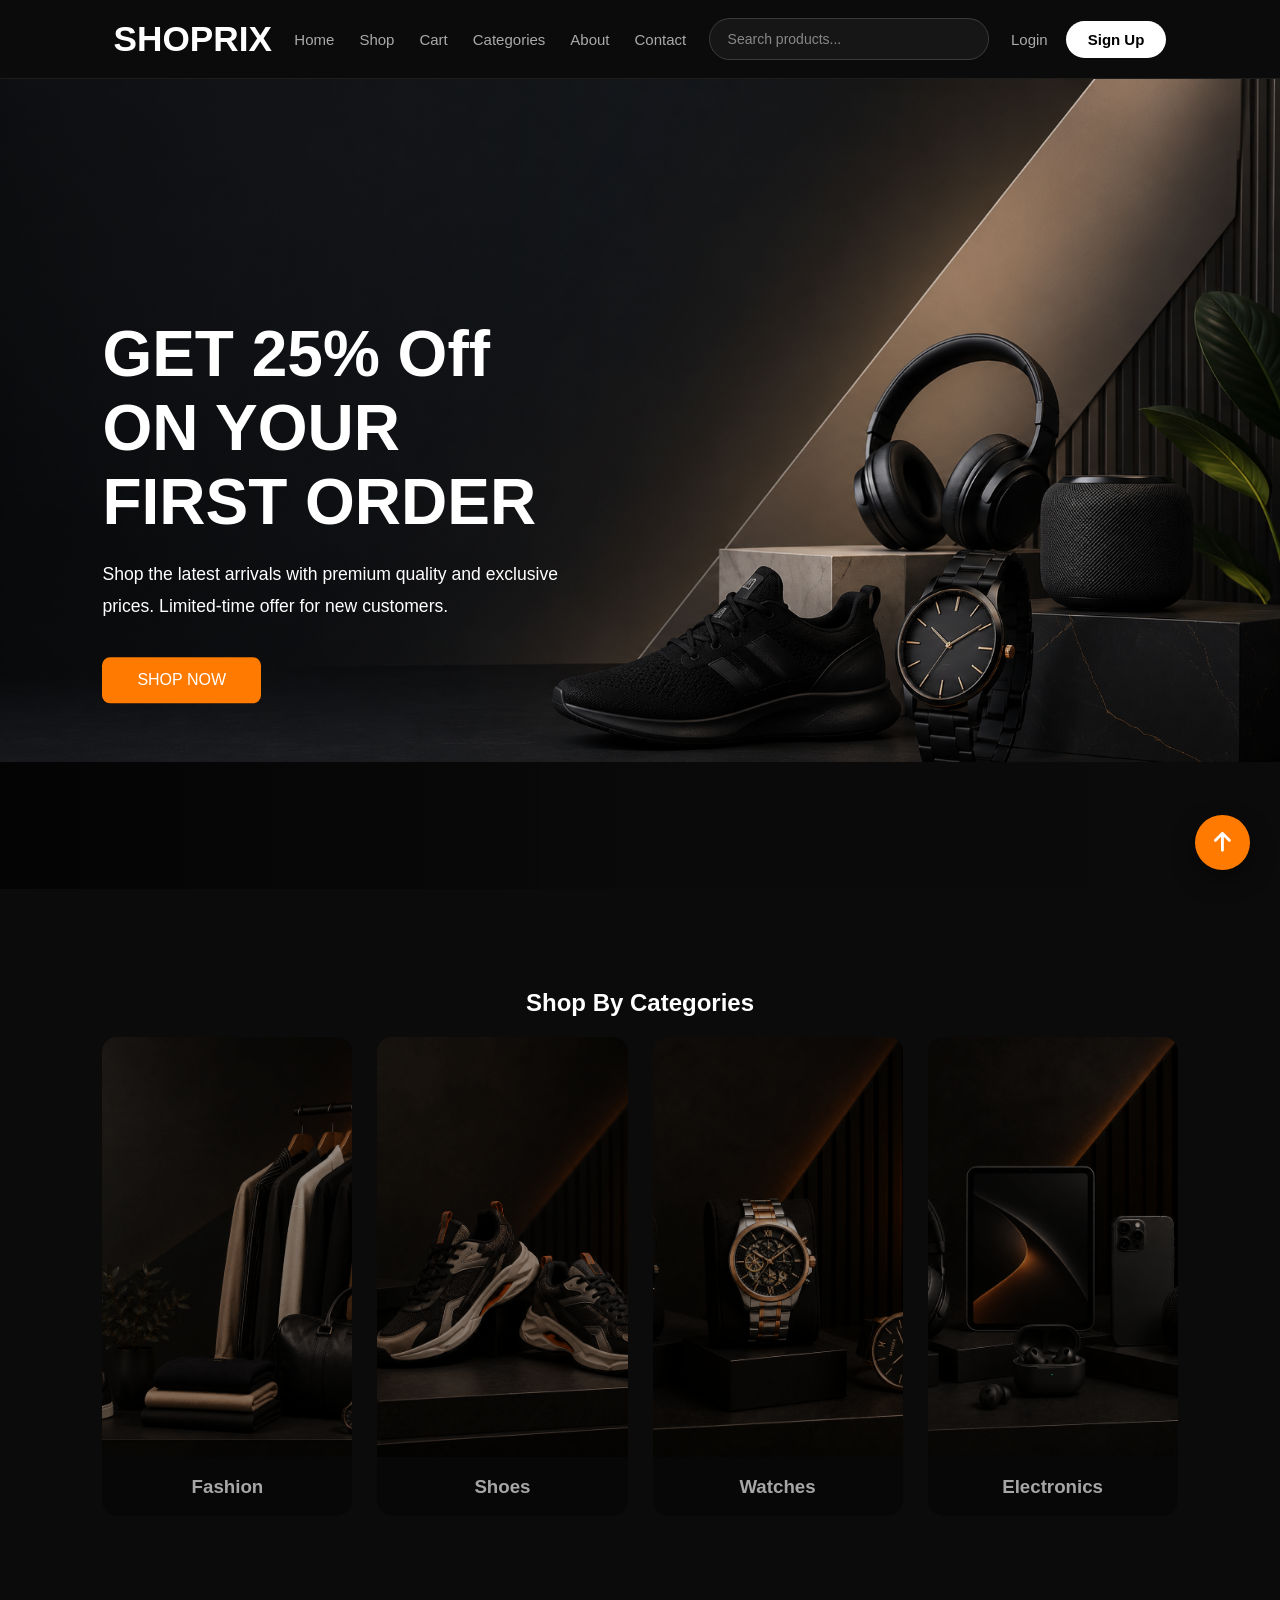
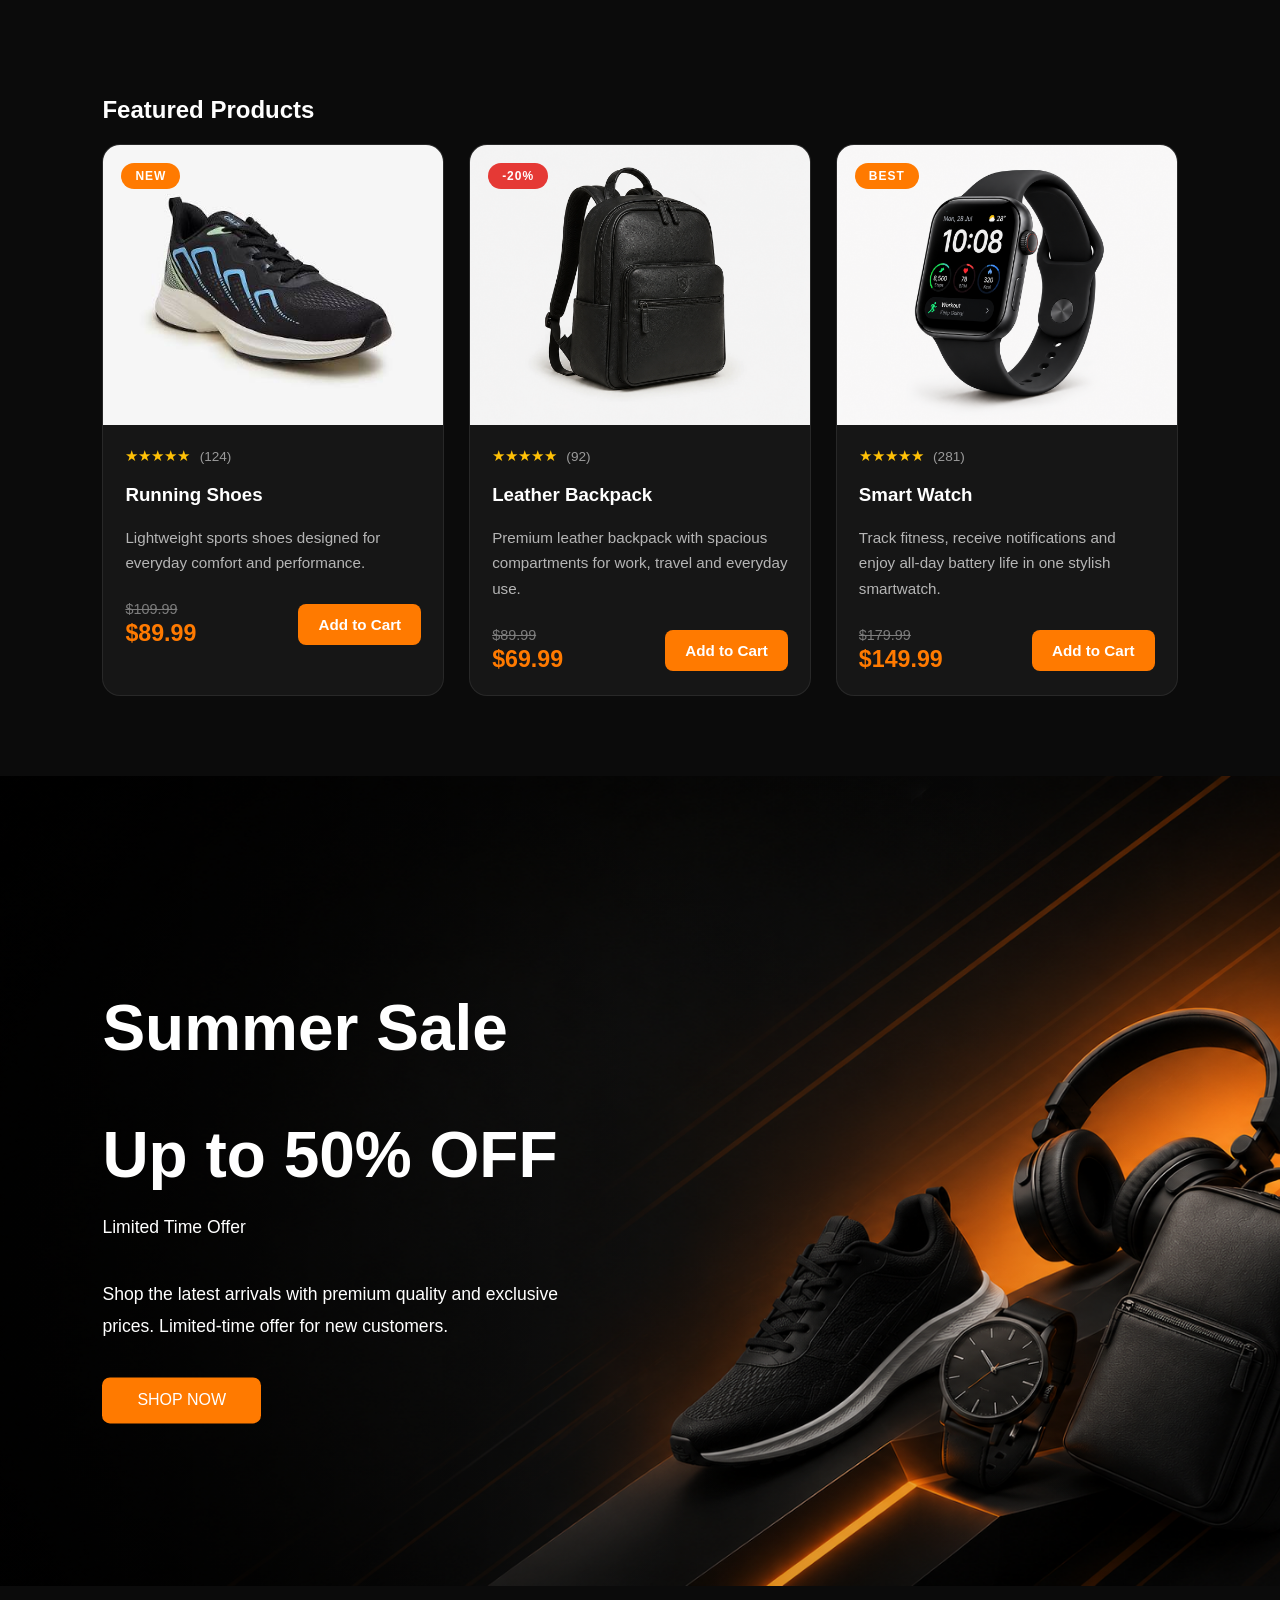
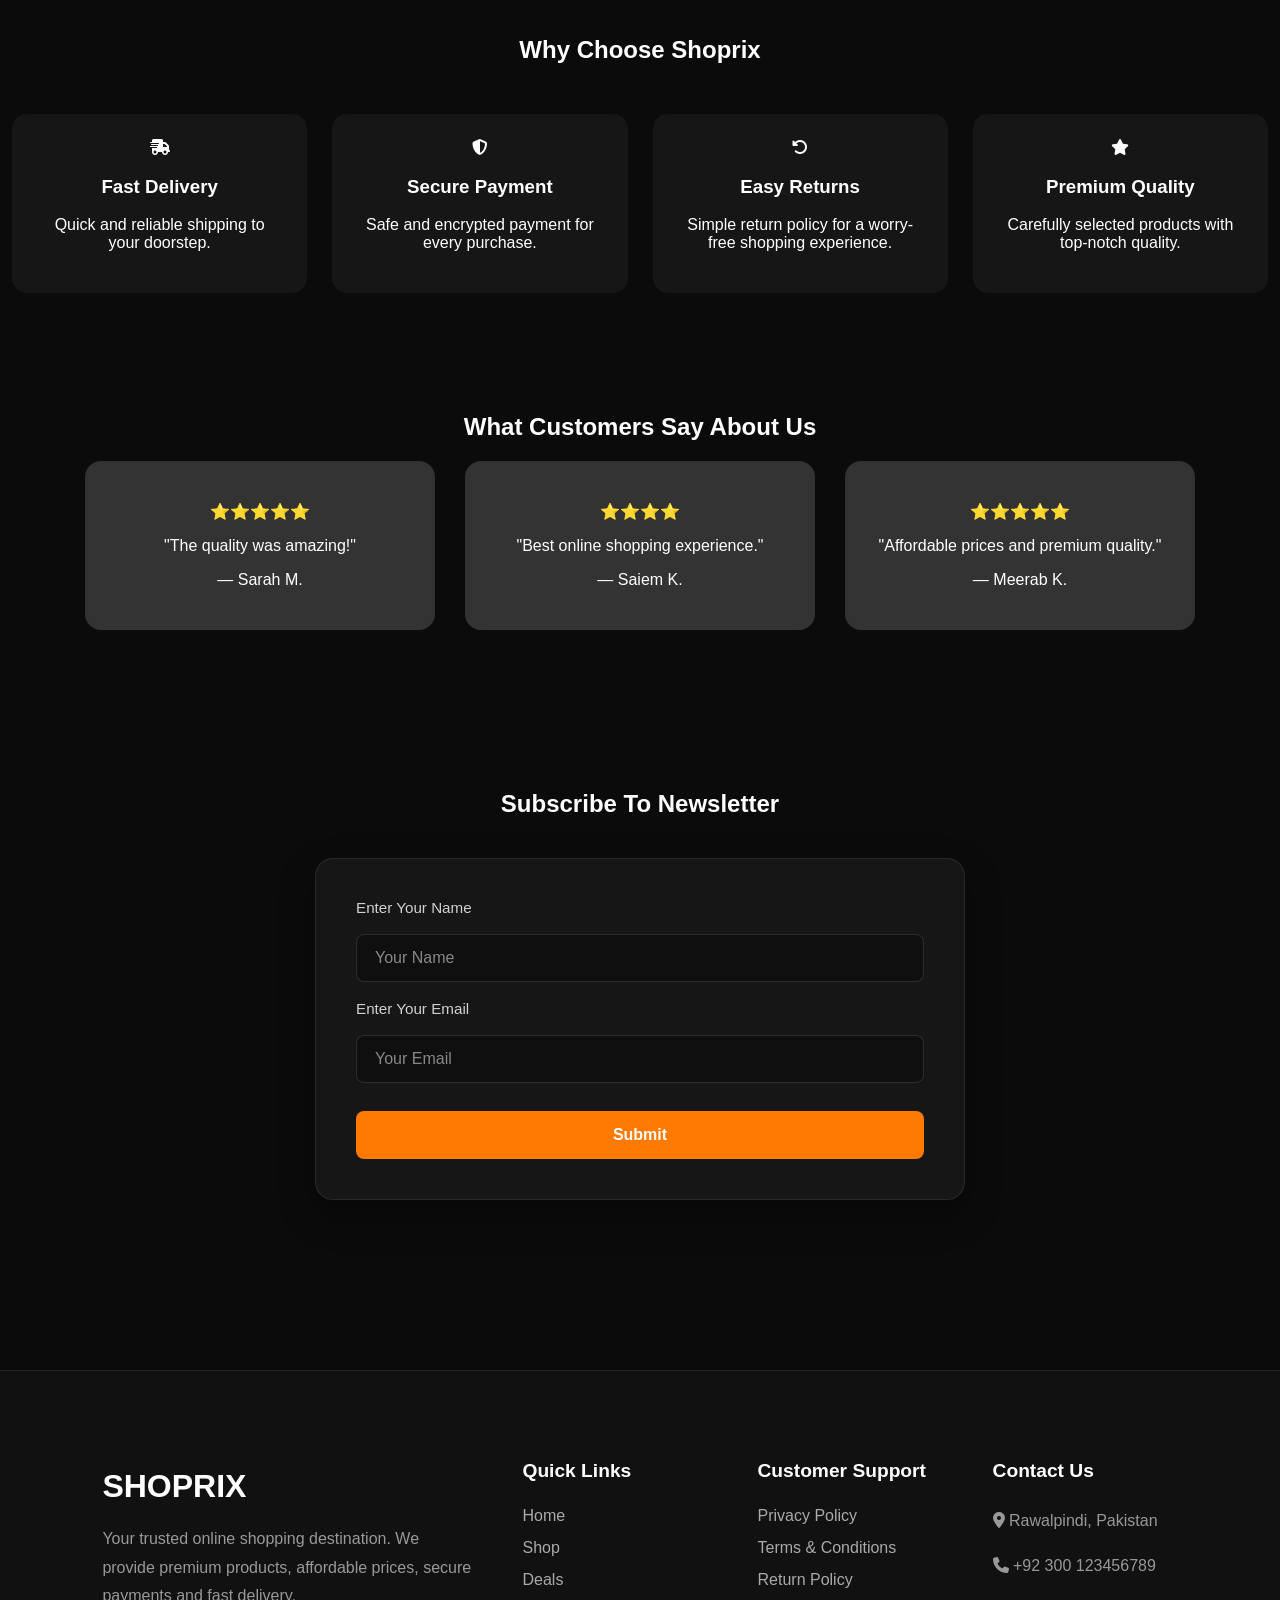
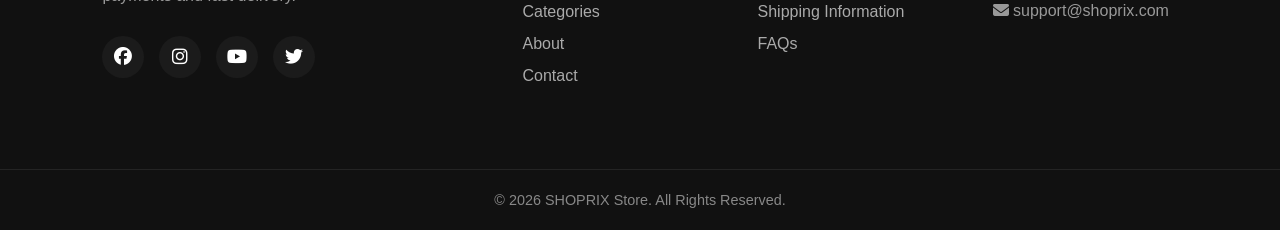
<file: index.html>
<!DOCTYPE html>
<html lang="en">
<head>
    <meta charset="UTF-8">
    <meta name="viewport" content="width=device-width, initial-scale=1.0">
    <title>Shoprix | Home</title>
    <link rel="stylesheet" href="style.css">
    <link rel="icon" type="image/png" href="./images/favicon.png">
    <link rel="stylesheet" href="https://cdnjs.cloudflare.com/ajax/libs/font-awesome/6.7.2/css/all.min.css">
</head>
<body>
     <!-- ===================== NAVBAR ===================== -->
        <header class="navbar">
            <div class="logo">
                <h1>
                    SHOPRIX
                </h1>
            </div>
            <nav class="nav-links">
                <a href="index.html">
                    Home
                </a>
                <a href="shop.html">
                    Shop
                </a>
                <a href="./cart.html">
                    Cart
                </a>
                <a href="#">
                    Categories
                </a>
                <a href="about.html">
                    About
                </a>
                <a href="contact.html">
                    Contact
                </a>
            </nav>
            <div class="search">
                <form>
                    <label for="product-search" class="sr-only">
                        Search Products
                    </label>
                    <input type="search" id="product-search" placeholder="Search products...">
                </form>
            </div>
            <div class="register-btn">
                <a href="login.html" class="btn-login">
                    Login
                </a>
                <a href="signup.html" class="btn-signup">
                    Sign Up
                </a>
            </div>
        </header>
    <!-- ================= HERO SECTION ================= -->
    <section class="hero">
        <div class="banner-img">
            <img src="./images/banner.png" alt="Shoprix shopping banner">
        </div>
        <div class="hero-content">
            <h1>
                GET <span>25% Off</span><br>
                ON YOUR FIRST ORDER
            </h1>
            <p>
                Shop the latest arrivals with premium quality and
                exclusive prices. Limited-time offer for new customers.
            </p>
            <a href="./shop.html" class="btn">
                SHOP NOW
            </a>
        </div>
    </section>
    <!-- ================= CATEGORIES SECTION ================= -->
    <section class="categories">
        <h2>
            Shop By Categories
        </h2>
        <div class="ctg">
            <div class="category">
                <img src="./images/fashion-category-img.png" alt="Fashion category">
                <h3>
                    Fashion
                </h3>
            </div>
            <div class="category">
                <img src="./images/shoes-category-img.png" alt="Shoes category">
                <h3>
                    Shoes
                </h3>
            </div>
            <div class="category">
                <img src="./images/watches-category-img.png" alt="Watches category">
                <h3>
                    Watches
                </h3>
            </div>
            <div class="category">
                <img src="./images/electronics-category-img.png" alt="Electronics category">
                <h3>
                    Electronics
                </h3>
            </div>
        </div>
    </section>
    <!-- ================= FEATURED PRODUCTS ================= -->
    <section class="featured-products">
        <h2>
            Featured Products
        </h2>
        <div class="products">
            <!-- Product 1 -->
            <div class="product">
                <span class="badge">
                    NEW
                </span>
                <img src="./images/running-shoes.jfif" alt="Running Shoes">
                <div class="content">
                    <div class="rating">
                        ★★★★★
                        <span>(124)</span>
                    </div>
                    <h3>
                        Running Shoes
                    </h3>
                    <p>
                        Lightweight sports shoes designed for everyday
                        comfort and performance.
                    </p>
                    <div class="bottom">
                        <div class="price-box">
                            <span class="old-price">
                                $109.99
                            </span>
                            <span class="price">
                                $89.99
                            </span>
                        </div>
                        <button>
                            Add to Cart
                        </button>
                    </div>
                </div>
            </div>
            <!-- Product 2 -->
            <div class="product">
                <span class="badge sale">
                    -20%
                </span>
                <img src="./images/leather-backpack.png" alt="Leather Backpack">
                <div class="content">
                    <div class="rating">
                        ★★★★★
                        <span>(92)</span>
                    </div>
                    <h3>
                        Leather Backpack
                    </h3>
                    <p>
                        Premium leather backpack with spacious
                        compartments for work, travel and everyday use.
                    </p>
                    <div class="bottom">
                        <div class="price-box">
                            <span class="old-price">
                                $89.99
                            </span>
                            <span class="price">
                                $69.99
                            </span>
                        </div>
                        <button>
                            Add to Cart
                        </button>
                    </div>
                </div>
            </div>
            <!-- Product 3 -->
            <div class="product">
                <span class="badge">
                    BEST
                </span>
                <img src="./images/smart-watch.png" alt="Smart Watch">
                <div class="content">
                    <div class="rating">
                        ★★★★★
                        <span>(281)</span>
                    </div>
                    <h3>
                        Smart Watch
                    </h3>
                    <p>
                        Track fitness, receive notifications and enjoy
                        all-day battery life in one stylish smartwatch.
                    </p>
                    <div class="bottom">
                        <div class="price-box">
                            <span class="old-price">
                                $179.99
                            </span>
                            <span class="price">
                                $149.99
                            </span>
                        </div>
                        <button>
                            Add to Cart
                        </button>
                    </div>
                </div>
            </div>
        </div>
    </section>
    <!-- ================= FLASH SALE ================= -->
    <section class="flash-sale">
        <img src="./images/flash-sale-banner.png" alt="Summer flash sale banner">
        <div class="flash-sale-content">
            <h2>
                Summer Sale
            </h2>
            <h1>
                Up to <span>50% OFF</span>
            </h1>
            <p class="offer-text">
                Limited Time Offer
            </p>
            <p>
                Shop the latest arrivals with premium quality and
                exclusive prices. Limited-time offer for new customers.
            </p>
            <a href="./shop.html" class="btn">
                SHOP NOW
            </a>
        </div>
    </section>
    <!-- ================= WHY CHOOSE SHOPRIX ================= -->
    <section class="why-choose">
        <h2>
            Why Choose Shoprix
        </h2>
        <div class="specialities">
            <div class="speciality">
                <i class="fa-solid fa-truck-fast"></i>
                <h3>
                    Fast Delivery
                </h3>
                <p>
                    Quick and reliable shipping to your doorstep.
                </p>
            </div>
            <div class="speciality">
                <i class="fa-solid fa-shield-halved"></i>
                <h3>
                    Secure Payment
                </h3>
                <p>
                    Safe and encrypted payment for every purchase.
                </p>
            </div>
            <div class="speciality">
                <i class="fa-solid fa-rotate-left"></i>
                <h3>
                    Easy Returns
                </h3>
                <p>
                    Simple return policy for a worry-free shopping
                    experience.
                </p>
            </div>
            <div class="speciality">
                <i class="fa-solid fa-star"></i>
                <h3>
                    Premium Quality
                </h3>
                <p>
                    Carefully selected products with top-notch quality.
                </p>
            </div>
        </div>
    </section>
    <!-- ================= TESTIMONIALS ================= -->
    <section class="testimonials">
        <h2>
            What Customers Say About Us
        </h2>
        <div class="customer-reviews">
            <div class="customer">
                <p>
                    ⭐⭐⭐⭐⭐
                </p>
                <p>
                    "The quality was amazing!"
                </p>
                <p>
                    — Sarah M.
                </p>
            </div>
            <div class="customer">
                <p>
                    ⭐⭐⭐⭐
                </p>
                <p>
                    "Best online shopping experience."
                </p>
                <p>
                    — Saiem K.
                </p>
            </div>
            <div class="customer">
                <p>
                    ⭐⭐⭐⭐⭐
                </p>
                <p>
                    "Affordable prices and premium quality."
                </p>
                <p>
                    — Meerab K.
                </p>
            </div>
        </div>
    </section>
    <!-- ================= NEWSLETTER ================= -->
    <section class="newsletter">
        <h2>
            Subscribe To Newsletter
        </h2>
        <form action="">
            <label for="name">
                Enter Your Name
            </label>
            <input type="text" name="name" id="name" placeholder="Your Name">
            <label for="email">
                Enter Your Email
            </label>
            <input type="email" name="email" id="email" placeholder="Your Email">
            <input type="submit" value="Submit">
        </form>
    </section>
    <!-- ===================== FOOTER ===================== -->
        <footer class="footer">
            <div class="footer-container">
                <!-- Brand -->
                <div class="footer-box">
                    <h2>
                        SHOPRIX
                    </h2>
                    <p>
                        Your trusted online shopping destination.
                        We provide premium products, affordable prices,
                        secure payments and fast delivery.
                    </p>
                    <div class="social-icons">
                        <a href="#">
                            <i class="fa-brands fa-facebook"></i>
                        </a>
                        <a href="#">
                            <i class="fa-brands fa-instagram"></i>
                        </a>
                        <a href="#">
                            <i class="fa-brands fa-youtube"></i>
                        </a>
                        <a href="#">
                            <i class="fa-brands fa-twitter"></i>
                        </a>
                    </div>
                </div>
                <!-- Quick Links -->
                <div class="footer-box">
                    <h3>
                        Quick Links
                    </h3>
                    <a href="index.html">
                        Home
                    </a>
                    <a href="products.html">
                        Shop
                    </a>
                    <a href="#">
                        Deals
                    </a>
                    <a href="#">
                        Categories
                    </a>
                    <a href="about.html">
                        About
                    </a>
                    <a href="contact.html">
                        Contact
                    </a>
                </div>
                <!-- Customer Support -->
                <div class="footer-box">
                    <h3>
                        Customer Support
                    </h3>
                    <a href="#">
                        Privacy Policy
                    </a>
                    <a href="#">
                        Terms & Conditions
                    </a>
                    <a href="#">
                        Return Policy
                    </a>
                    <a href="#">
                        Shipping Information
                    </a>
                    <a href="#">
                        FAQs
                    </a>
                </div>
                <!-- Contact -->
                <div class="footer-box">
                    <h3>
                        Contact Us
                    </h3>
                    <p>
                        <i class="fa-solid fa-location-dot"></i>
                        Rawalpindi, Pakistan
                    </p>
                    <p>
                        <i class="fa-solid fa-phone"></i>
                        +92 300 123456789
                    </p>
                    <p>
                        <i class="fa-solid fa-envelope"></i>
                        support@shoprix.com
                    </p>
                </div>
            </div>
            <!-- Footer Bottom -->
            <div class="footer-bottom">
                <p>
                    © 2026 SHOPRIX Store. All Rights Reserved.
                </p>
            </div>
        </footer>
        <!-- ===================== BACK TO TOP ===================== -->
        <a href="#" class="back-to-top" aria-label="Back To Top">
            <i class="fa-solid fa-arrow-up"></i>
        </a>
    </div>
</body>
</html>
</file>
<file: style.css>
/* =========================================================
   TABLE OF CONTENTS
   1. Global Reset & Base
   2. Utilities
   3. Navbar
   4. Search Bar
   5. Auth Buttons
   6. Hero Section
   7. Categories Section
   8. Featured Products / Product Cards
   9. Flash Sale Section
   10. Why Choose / Specialities
   11. Customer Reviews / Testimonials
   12. Newsletter
   13. Back To Top Button
   14. Footer
   15. Responsive Design (1200px -> 576px)
   ========================================================= */
/* =========================================================
   1. GLOBAL RESET
========================================================= */
*,
*::before,
*::after {
    box-sizing: border-box;
}

html {
    scroll-behavior: smooth;
}

body {
    margin: 0;
    padding: 0;
    font-family: "Poppins", sans-serif;
    background: #0b0b0b;
    color: #ffffff;
    overflow-x: hidden;
}

.page {
    width: 100%;
}

/* =========================================================
   2. UTILITIES
========================================================= */
.sr-only {
    position: absolute;
    width: 1px;
    height: 1px;
    padding: 0;
    margin: -1px;
    overflow: hidden;
    clip: rect(0, 0, 0, 0);
    border: 0;
}

/* =========================================================
   3. NAVBAR
========================================================= */
.navbar {
    width: 100%;
    display: flex;
    align-items: center;
    justify-content: space-around;
    padding: 18px 8%;
    background: #0b0b0b;
    position: sticky;
    top: 0;
    z-index: 1000;
    border-bottom: 1px solid rgba(255, 255, 255, 0.08);
}

.logo h1 {
    margin: 0;
    font-size: 2.2rem;
    font-weight: 800;
    color: #ffffff;
}

.nav-links {
    display: flex;
    align-items: center;
    gap: 25px;
}

.nav-links a {
    color: #aaaaaa;
    text-decoration: none;
    font-size: 15px;
    position: relative;
    padding: 8px 0;
    transition: 0.3s ease;
}

.nav-links a:hover {
    color: #ffffff;
}

.nav-links a::after {
    content: "";
    position: absolute;
    bottom: 0;
    left: 0;
    width: 100%;
    height: 2px;
    background: #ff7a00;
    transform: scaleX(0);
    transition: 0.3s ease;
}

.nav-links a:hover::after {
    transform: scaleX(1);
}

/* =========================================================
   4. SEARCH BAR
========================================================= */
.search form {
    display: flex;
    width: 280px;
}

.search input {
    width: 100%;
    padding: 12px 18px;
    border-radius: 30px;
    border: 1px solid rgba(255, 255, 255, 0.15);
    background: #161616;
    color: white;
    outline: none;
    font-size: 14px;
    transition: 0.3s;
}

.search input::placeholder {
    color: #888;
}

.search input:focus {
    border-color: #ff7a00;
    box-shadow: 0 0 10px rgba(255, 122, 0, 0.25);
}

/* =========================================================
   5. AUTH BUTTONS
========================================================= */
.register-btn {
    display: flex;
    align-items: center;
    gap: 18px;
}

.register-btn a {
    text-decoration: none;
    font-size: 15px;
    transition: 0.3s;
}

.btn-login {
    color: #aaaaaa;
}

.btn-login:hover {
    color: white;
}

.btn-signup {
    background: #ffffff;
    color: #000000;
    padding: 10px 22px;
    border-radius: 30px;
    font-weight: 600;
}

.btn-signup:hover {
    background: #ff7a00;
    color: white;
}

/* =========================================================
   6. HERO SECTION
   ========================================================= */
.hero {
    position: relative;
    width: 100%;
    height: 90vh;
    overflow: hidden;
}

.hero::before {
    content: "";
    position: absolute;
    inset: 0;
    background: linear-gradient(90deg,
            rgba(0, 0, 0, 0.65),
            rgba(0, 0, 0, 0.15),
            transparent);
}

.hero img {
    width: 100%;
    height: 100%;
    object-fit: cover;
}

.hero-content {
    position: absolute;
    top: 50%;
    left: 8%;
    transform: translateY(-50%);
    color: white;
    max-width: 500px;
    z-index: 2;
}

.hero-content h1 {
    font-size: 4rem;
    font-weight: 700;
    margin-bottom: 20px;
}

.hero-content p {
    font-size: 1.1rem;
    line-height: 1.8;
    margin-bottom: 35px;
}

.btn {
    display: inline-block;
    padding: 14px 35px;
    background: #ff7a00;
    color: #ffffff;
    border-radius: 8px;
    text-decoration: none;
    transition: 0.3s;
}

.btn:hover {
    background: #ff8f1f;
    transform: translateY(-3px);
}

/* =========================================================
   7. CATEGORIES SECTION
   ========================================================= */
.categories {
    padding: 80px 8%;
    text-align: center;
}

.categories h1 {
    font-size: 2.8rem;
    margin-bottom: 50px;
}

.ctg {
    display: grid;
    grid-template-columns: repeat(4, 1fr);
    gap: 25px;
}

.category {
    position: relative;
    overflow: hidden;
    border-radius: 15px;
    cursor: pointer;
}

.category img {
    width: 100%;
    height: 420px;
    object-fit: cover;
    display: block;
    transition: transform 0.4s ease;
}

.category::after {
    content: "";
    position: absolute;
    inset: 0;
    background: rgba(0, 0, 0, 0.35);
    transition: 0.3s;
}

.category h1 {
    position: absolute;
    top: 50%;
    left: 50%;
    transform: translate(-50%, -50%);
    margin: 0;
    color: #ff7a00;
    text-shadow: 0 3px 12px rgba(0, 0, 0, 0.8);
    font-size: 2rem;
    font-weight: 700;
    letter-spacing: 1px;
    z-index: 2;
}

.category:hover img {
    transform: scale(1.08);
}

.category:hover::after {
    background: rgba(0, 0, 0, 0.2);
}

/* =========================================================
   8. FEATURED PRODUCTS / PRODUCT CARDS
   ========================================================= */
.featured-products {
    padding: 80px 8%;
}

.featured-products h1 {
    text-align: center;
    font-size: 2.8rem;
    margin-bottom: 50px;
}

.products {
    display: grid;
    grid-template-columns: repeat(auto-fit, minmax(300px, 1fr));
    gap: 25px;
    max-width: 1200px;
    margin: 0 auto;
}

.product {
    position: relative;
    background: #161616;
    border: 1px solid rgba(255, 255, 255, 0.08);
    border-radius: 18px;
    overflow: hidden;
    transition: all .35s ease;
}

.product:hover {
    transform: translateY(-8px);
    border-color: rgba(255, 122, 0, .5);
    box-shadow: 0 15px 35px rgba(0, 0, 0, .35);
}

.product img {
    width: 100%;
    height: 280px;
    object-fit: cover;
    display: block;
    transition: transform .4s ease;
}

.product:hover img {
    transform: scale(1.05);
}

.product .content {
    padding: 22px;
}

/* Badge */
.badge {
    position: absolute;
    top: 18px;
    left: 18px;
    background: #ff7a00;
    color: #ffffff;
    padding: 6px 14px;
    border-radius: 30px;
    font-size: .75rem;
    font-weight: 700;
    letter-spacing: 1px;
    z-index: 5;
}

.badge.sale {
    background: #e53935;
}

/* Rating */
.rating {
    color: #ffc107;
    font-size: .95rem;
    margin-bottom: 12px;
}

.rating span {
    color: #9a9a9a;
    font-size: .85rem;
    margin-left: 5px;
}

/* Heading */
.product h2 {
    margin: 0;
    color: #ffffff;
    font-size: 1.45rem;
    font-weight: 700;
}

/* Description */
.product p {
    font-size: .95rem;
    color: #b5b5b5;
    line-height: 1.7;
    margin: 15px 0 25px;
}

/* Bottom Section */
.bottom {
    display: flex;
    justify-content: space-between;
    align-items: center;
    gap: 15px;
}

/* Prices */
.price-box {
    display: flex;
    flex-direction: column;
}

.old-price {
    color: #7d7d7d;
    font-size: .9rem;
    text-decoration: line-through;
    margin-bottom: 3px;
}

.price {
    color: #ff7a00;
    font-size: 1.45rem;
    font-weight: 700;
}

/* Button */
.product button {
    background: #ff7a00;
    color: #ffffff;
    border: none;
    padding: 12px 20px;
    border-radius: 8px;
    font-size: .95rem;
    font-weight: 600;
    cursor: pointer;
    white-space: nowrap;
    transition: all .3s ease;
}

.product button:hover {
    background: #ff922e;
    transform: translateY(-3px);
    box-shadow: 0 8px 18px rgba(255, 122, 0, .35);
}

.product button:active {
    transform: scale(.98);
}

/* =========================================================
   9. FLASH SALE SECTION
   ========================================================= */
.flash-sale {
    position: relative;
    width: 100%;
    height: 90vh;
    overflow: hidden;
}

/* FIX: was ".flas-sale::before" (typo/missing "h"), so the
   overlay gradient never actually applied to this section */
.flash-sale::before {
    content: "";
    position: absolute;
    inset: 0;
    background: linear-gradient(90deg,
            rgba(0, 0, 0, 0.65),
            rgba(0, 0, 0, 0.15),
            transparent);
}

.flash-sale img {
    width: 100%;
    height: 100%;
    object-fit: cover;
}

.flash-sale-content {
    position: absolute;
    top: 50%;
    left: 8%;
    transform: translateY(-50%);
    color: white;
    max-width: 500px;
    z-index: 2;
}

.flash-sale-content h1,
.flash-sale-content h2 {
    font-size: 4rem;
    font-weight: 700;
    margin-bottom: 20px;
}

.flash-sale-content p {
    font-size: 1.1rem;
    line-height: 1.8;
    margin-bottom: 35px;
}

/* =========================================================
   10. WHY CHOOSE / SPECIALITIES
   ========================================================= */
.why-choose {
    margin-top: 50px;
    margin-left: 12px;
    margin-right: 12px;
    text-align: center;
    margin-bottom: 50px;
}

.specialities {
    display: grid;
    grid-template-columns: repeat(4, 1fr);
    gap: 25px;
    margin-top: 50px;
}

.speciality {
    background: #161616;
    border-radius: 15px;
    padding: 25px;
}

/* =========================================================
   11. CUSTOMER REVIEWS / TESTIMONIALS
   ========================================================= */
.testimonials {
    text-align: center;
    padding: 50px;
}

.customer-reviews {
    display: grid;
    align-items: center;
    justify-content: center;
    text-align: center;
    grid-template-columns: repeat(auto-fit, minmax(320px, 350px));
    gap: 30px;
    max-width: 1200px;
    margin: 0 auto;
    /* FIX: removed a duplicate "justify-content: center;" declaration
       that was listed twice in the original rule */
}

.customer {
    background-color: #333;
    padding: 25px;
    border-radius: 16px;
}

/* =========================================================
   12. NEWSLETTER
   ========================================================= */
.newsletter {
    padding: 90px 8%;
    text-align: center;
}

.newsletter h1 {
    font-size: 2.8rem;
    margin-bottom: 15px;
    color: #ffffff;
}

.newsletter form {
    max-width: 650px;
    margin: 40px auto 0;
    display: flex;
    flex-direction: column;
    gap: 18px;
    background: #161616;
    padding: 40px;
    border-radius: 18px;
    border: 1px solid rgba(255, 255, 255, .08);
    box-shadow: 0 15px 35px rgba(0, 0, 0, .35);
}

.newsletter label {
    text-align: left;
    color: #d1d1d1;
    font-size: .95rem;
    font-weight: 500;
}

.newsletter input[type="text"],
.newsletter input[type="email"] {
    width: 100%;
    padding: 14px 18px;
    border: 1px solid rgba(255, 255, 255, .12);
    border-radius: 8px;
    background: #0f0f0f;
    color: #ffffff;
    font-size: 1rem;
    outline: none;
    transition: .3s;
}

.newsletter input[type="text"]:focus,
.newsletter input[type="email"]:focus {
    border-color: #ff7a00;
    box-shadow: 0 0 12px rgba(255, 122, 0, .25);
}

.newsletter input::placeholder {
    color: #888888;
}

.newsletter input[type="submit"] {
    margin-top: 10px;
    padding: 15px;
    background: #ff7a00;
    color: #ffffff;
    border: none;
    border-radius: 8px;
    font-size: 1rem;
    font-weight: 600;
    cursor: pointer;
    transition: .3s;
}

.newsletter input[type="submit"]:hover {
    background: #ff922e;
    transform: translateY(-3px);
    box-shadow: 0 8px 18px rgba(255, 122, 0, .35);
}

.newsletter input[type="submit"]:active {
    transform: scale(.98);
}

/* =========================================================
   13. FOOTER
========================================================= */
.footer {
    background: #111111;
    color: #b8b8b8;
    margin-top: 80px;
    border-top: 1px solid rgba(255, 255, 255, 0.08);
}
.footer-container {
    display: grid;
    grid-template-columns: 2fr 1fr 1fr 1fr;
    gap: 50px;
    padding: 70px 8%;
}
.footer-box h2 {
    color: white;
    font-size: 2rem;
    margin-bottom: 20px;
}
.footer-box h3 {
    color: white;
    font-size: 1.2rem;
    margin-bottom: 25px;
}
.footer-box p {
    line-height: 1.8;
    color: #999;
}
.footer-box a {
    display: block;
    color: #aaa;
    text-decoration: none;
    margin-bottom: 14px;
    transition: 0.3s ease;
}
.footer-box a:hover {
    color: #ff7a00;
    padding-left: 8px;
}
/* Social Icons */
.social-icons {
    display: flex;
    gap: 15px;
    margin-top: 25px;
}
.social-icons a {
    width: 42px;
    height: 42px;
    display: flex;
    justify-content: center;
    align-items: center;
    background: #1b1b1b;
    border-radius: 50%;
    color: #ffffff;
    font-size: 18px;
    padding: 0;
}
.social-icons a:hover {
    background: #ff7a00;
    transform: translateY(-4px);
}
/* Footer Bottom */
.footer-bottom {
    border-top: 1px solid rgba(255, 255, 255, 0.08);
    padding: 22px 8%;
    text-align: center;
}
.footer-bottom p {
    margin: 0;
    color: #888;
    font-size: 0.9rem;
}
/* =========================================================
   14. BACK TO TOP BUTTON
========================================================= */
.back-to-top {
    position: fixed;
    right: 30px;
    bottom: 30px;
    width: 55px;
    height: 55px;
    display: flex;
    justify-content: center;
    align-items: center;
    background: #ff7a00;
    color: white;
    border-radius: 50%;
    text-decoration: none;
    font-size: 1.4rem;
    box-shadow: 0 10px 25px rgba(0, 0, 0, 0.4);
    transition: 0.3s ease;
    z-index: 999;
}
.back-to-top:hover {
    background: #ff922e;
    transform: translateY(-5px);
}

/* =========================================================
   15. RESPONSIVE DESIGN (1200px -> 576px)
   ========================================================= */
/* ---------- Large Laptops (1200px) ---------- */
@media (max-width:1200px) {
    .navbar {
        padding: 0 30px;
        gap: 20px;
    }

    .hero-content h1 {
        font-size: 3.3rem;
    }

    .ctg {
        grid-template-columns: repeat(2, 1fr);
    }

    .products {
        grid-template-columns: repeat(2, 1fr);
    }

    .specialities {
        grid-template-columns: repeat(2, 1fr);
    }

    /* FIX: was ".reviews" (no such class exists); the actual
       reviews grid is ".customer-reviews" */
    .customer-reviews {
        grid-template-columns: repeat(2, 1fr);
    }
}

/* ---------- Tablets (992px) ---------- */
@media (max-width:992px) {
    .navbar {
        flex-wrap: wrap;
        justify-content: center;
        height: auto;
        gap: 20px;
        padding: 20px;
    }

    .logo {
        width: 100%;
        justify-content: center;
    }

    .nav-links {
        display: flex;
        flex-wrap: wrap;
        justify-content: center;
        gap: 10px;
    }

    .search {
        width: 100%;
        display: flex;
        justify-content: center;
    }

    .search form {
        max-width: 600px;
        width: 100%;
    }

    .register-btn {
        justify-content: center;
    }

    .hero {
        height: 70vh;
    }

    .hero-content {
        left: 6%;
        max-width: 450px;
    }

    .hero-content h1 {
        font-size: 2.8rem;
    }

    .hero-content p {
        font-size: 1rem;
    }

    .ctg {
        grid-template-columns: repeat(2, 1fr);
    }

    .products {
        grid-template-columns: repeat(2, 1fr);
    }

    .specialities {
        grid-template-columns: repeat(2, 1fr);
    }

    .customer-reviews {
        grid-template-columns: repeat(2, 1fr);
    }
}

/* ---------- Mobile (768px) ---------- */
@media (max-width:768px) {
    .hero {
        height: 60vh;
    }

    .hero-content {
        left: 5%;
        right: 5%;
        max-width: 100%;
    }

    .hero-content h1 {
        font-size: 2.2rem;
    }

    .hero-content p {
        font-size: .95rem;
    }

    .btn {
        padding: 12px 28px;
    }

    .categories h1,
    .featured-products h1,
    .why-choose h1,
    .testimonials h1,
    .newsletter h1 {
        font-size: 2rem;
    }

    .ctg {
        grid-template-columns: 1fr;
    }

    .category img {
        height: 350px;
    }

    .products {
        grid-template-columns: 1fr;
    }

    .product {
        width: 100%;
    }

    .specialities {
        grid-template-columns: 1fr;
    }

    .customer-reviews {
        grid-template-columns: 1fr;
    }

    .newsletter form {
        width: 100%;
    }

    .newsletter input {
        width: 100%;
    }

    .footer-twotier__top-container {
        grid-template-columns: 1fr;
        gap: 50px;
    }

    .footer-twotier__bottom-container {
        flex-direction: column;
        text-align: center;
    }

    .footer-twotier__heading::after {
        left: 50%;
        transform: translateX(-50%);
    }

    .footer-twotier__brand {
        text-align: center;
    }

    .footer-twotier__brand p {
        margin-inline: auto;
    }

    .footer-twotier__links {
        text-align: center;
    }
}

/* ---------- Small Phones (576px) ---------- */
@media (max-width:576px) {
    body {
        overflow-x: hidden;
    }

    .navbar {
        padding: 15px;
    }

    .logo h2 {
        font-size: 2rem;
    }

    .nav-links {
        gap: 5px;
    }

    .nav-links a {
        font-size: 14px;
        padding: 8px;
    }

    .register-btn {
        flex-direction: column;
        width: 100%;
    }

    .btn-login,
    .btn-signup {
        width: 100%;
        text-align: center;
    }

    .hero {
        height: 55vh;
    }

    .hero-content h1 {
        font-size: 1.8rem;
    }

    .hero-content p {
        font-size: .9rem;
    }

    .btn {
        width: 100%;
        text-align: center;
    }

    .category img {
        height: 280px;
    }

    .category h1 {
        font-size: 1.7rem;
    }

    .product img {
        height: 220px;
    }

    .bottom {
        flex-direction: column;
        align-items: flex-start;
        gap: 15px;
    }

    .product button {
        width: 100%;
    }
}
</file>
